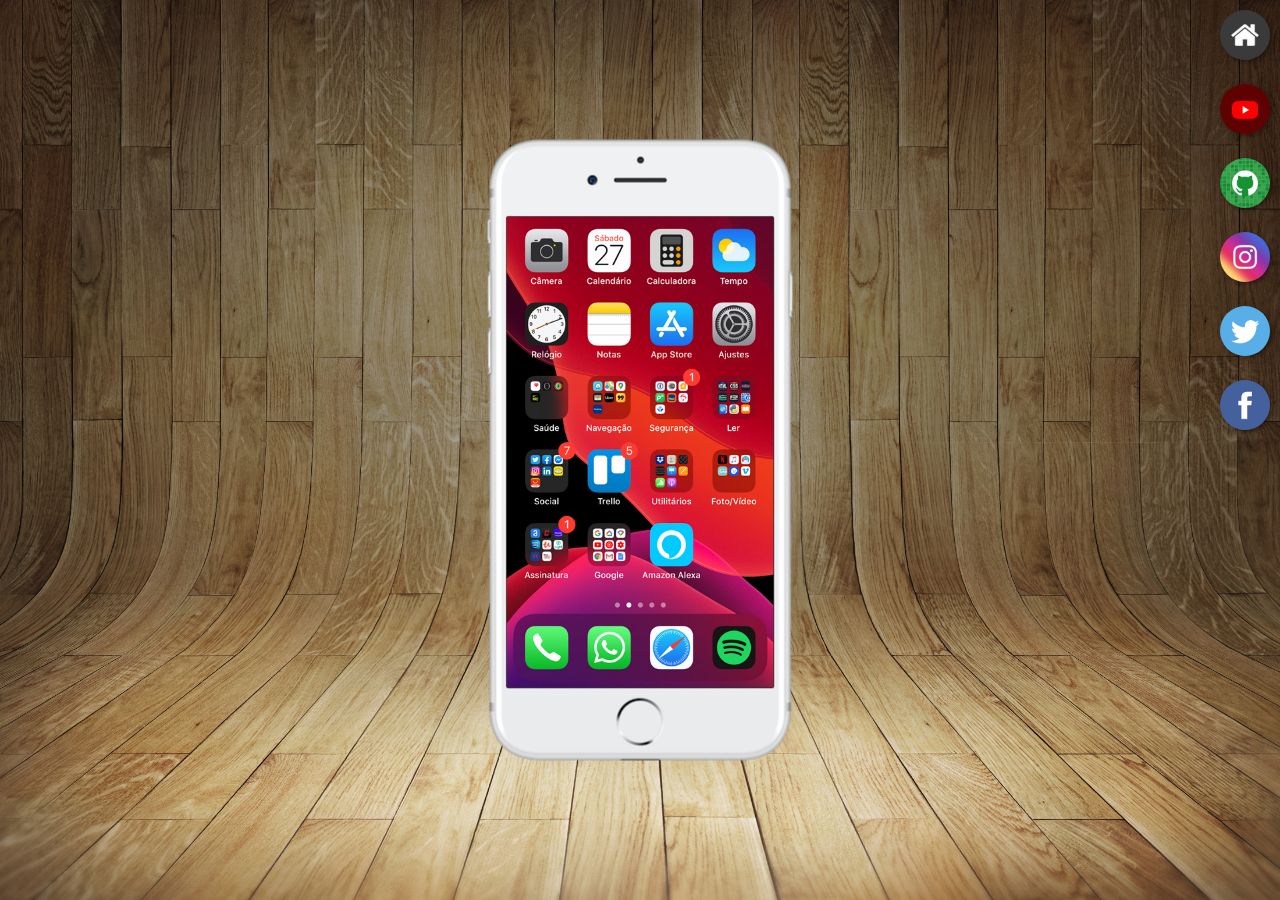
<file: index.html>
<!DOCTYPE html>
<html lang="pt-br">
<head>
    <meta charset="UTF-8">
    <meta name="viewport" content="width=device-width, initial-scale=1.0">
    <title>Projeto Redes Sociais</title>
    <link rel="stylesheet" href="estilos/style.css">
    <link rel="shortcut icon" href="favicon.ico" type="image/x-icon">
</head>
<body>
    <main>
        <section id="telefone">
            <iframe src="home.html" name="tela" id="tela" frameborder="0">
                seu navegador não é compatível com isso.
            </iframe>

        </section>

        <section id="redes-sociais">
            <a href="home.html" target="tela"><img src="imagens/logo-home.jpg" alt="Home"></a><br>
            <a href="youtube.html" target="tela"><img src="imagens/logo-youtube.jpg" alt="YouTube"></a><br>
            <a href="github.html" target="tela"><img src="imagens/logo-github.jpg" alt="GitHub"></a><br>
            <a href="instagram.html" target="tela"><img src="imagens/logo-instagram.jpg" alt="Instagram"></a><br>
            <a href="twitter.html" target="tela"><img src="imagens/logo-twitter.jpg" alt="Twitter"></a><br>            
            <a href="facebook.html" target="tela"><img src="imagens/logo-facebook.jpg" alt="Facebook"></a><br>

        </section>
    </main>
</body>
</html>
</file>
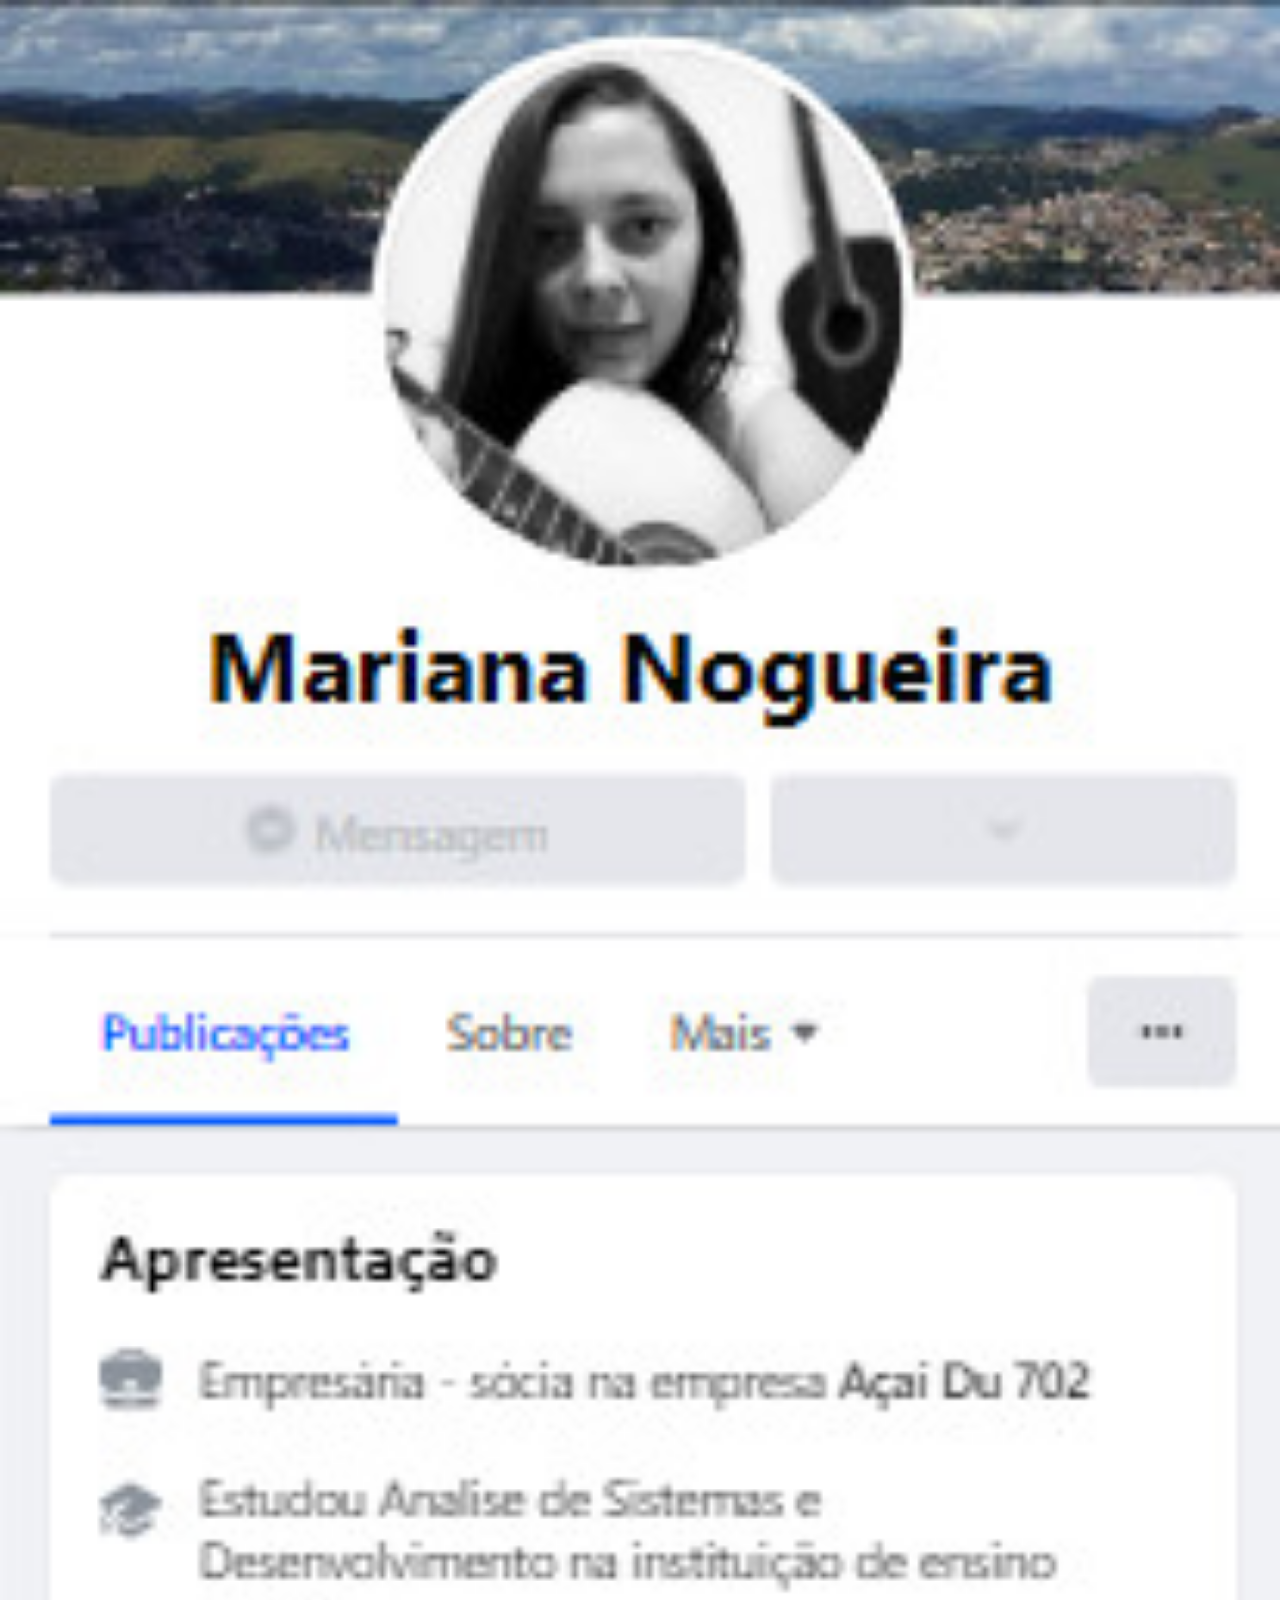
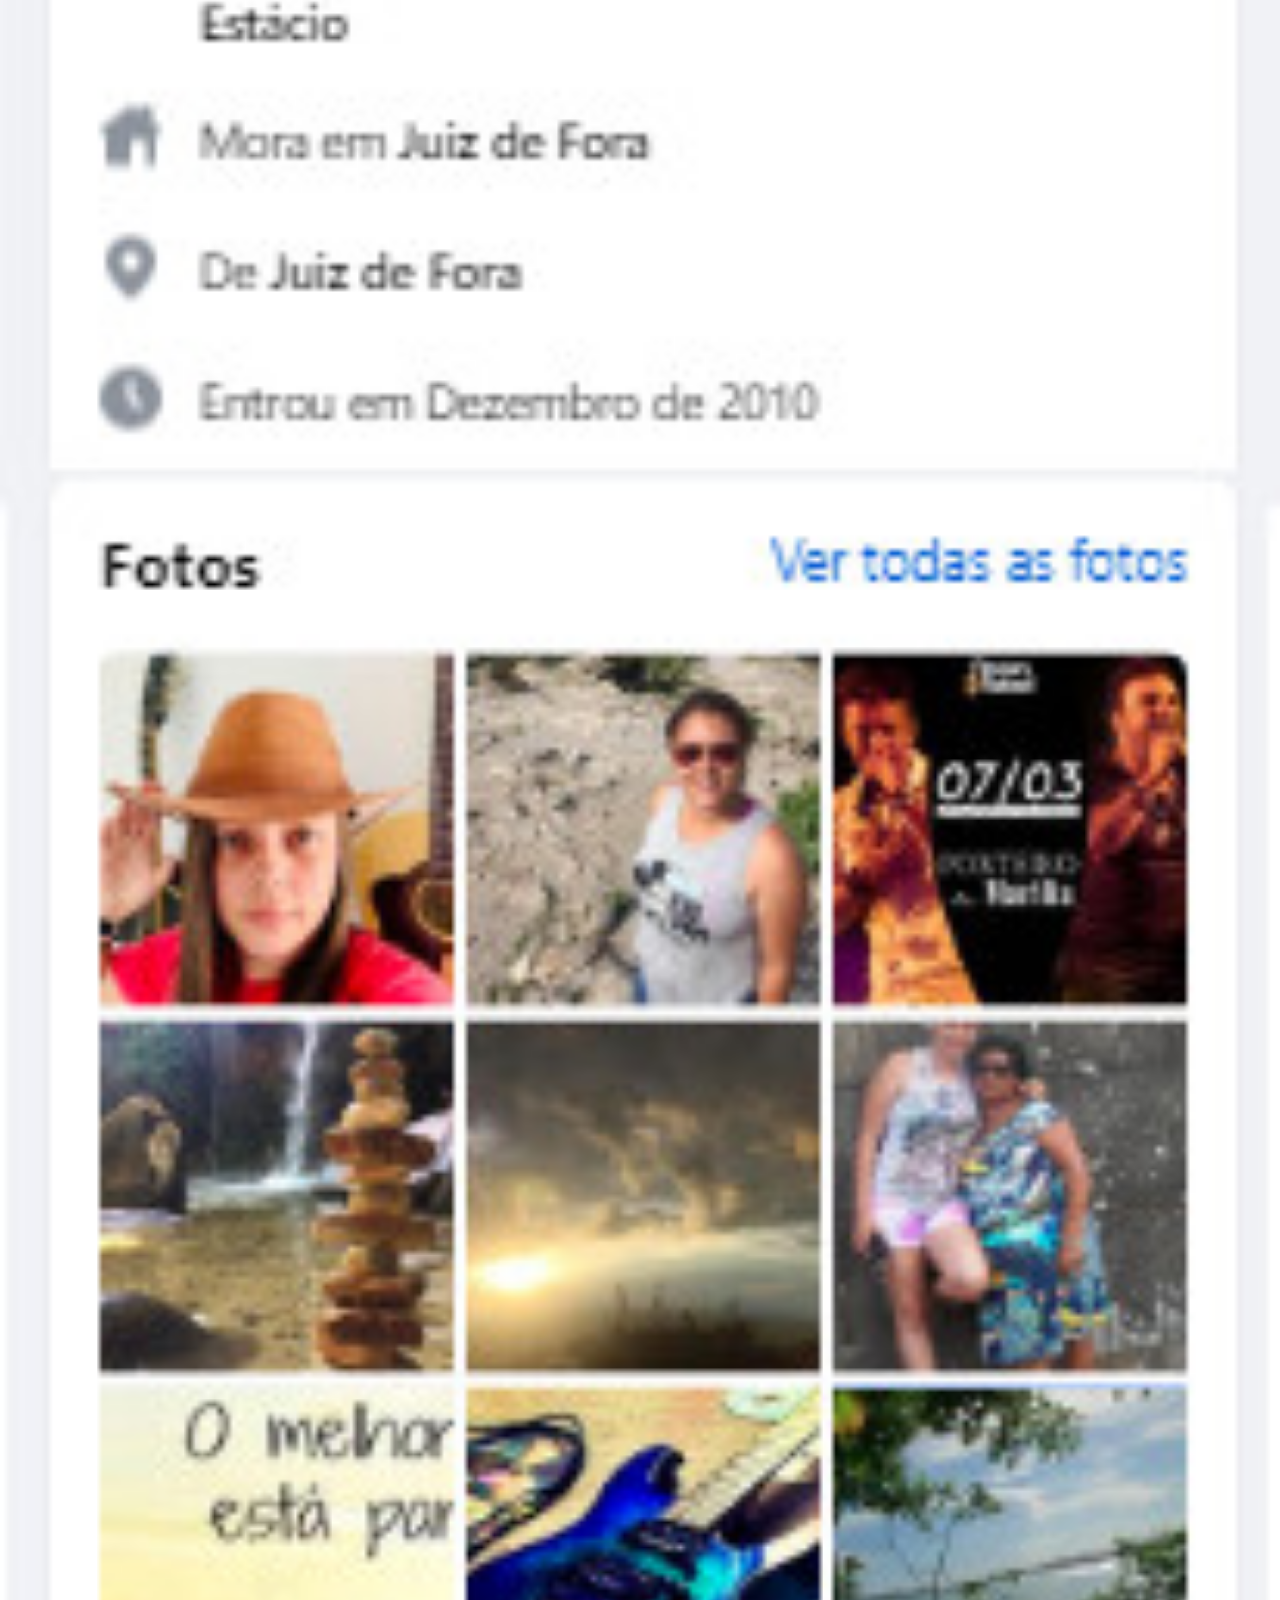
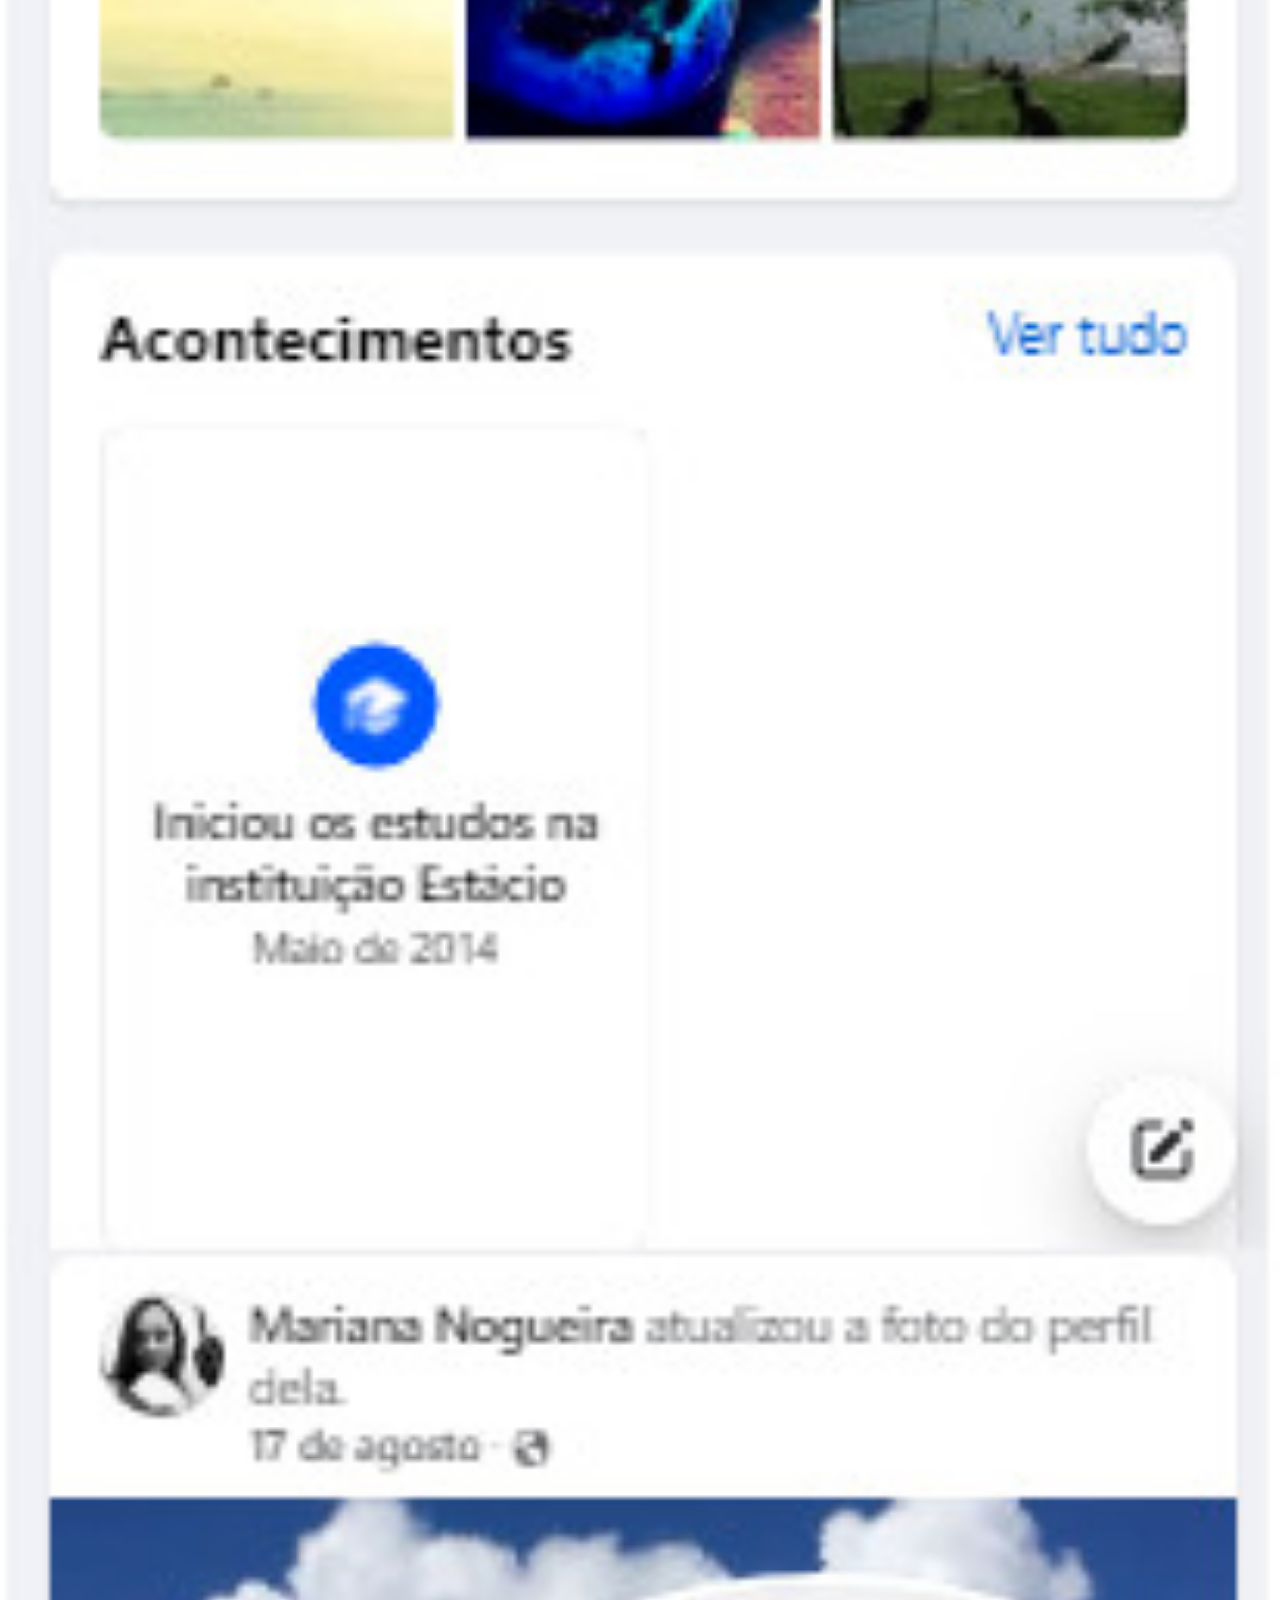
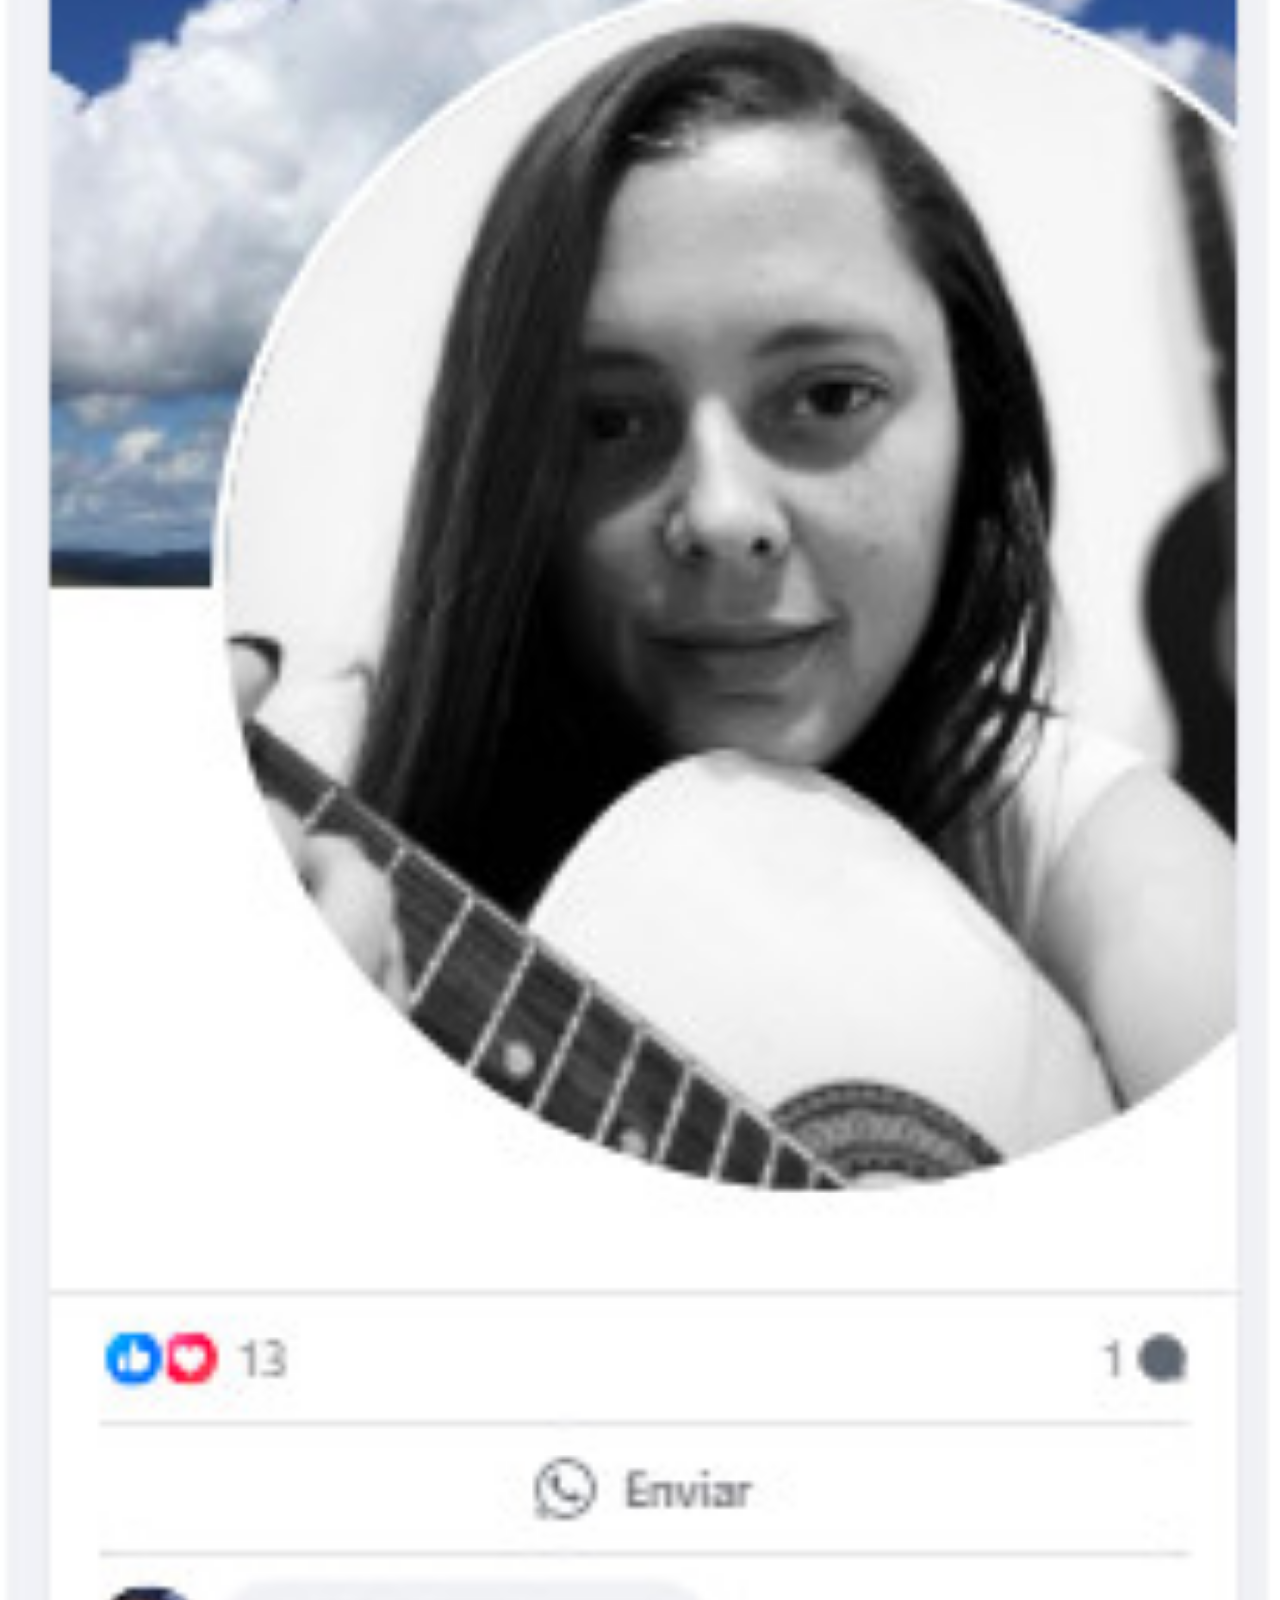
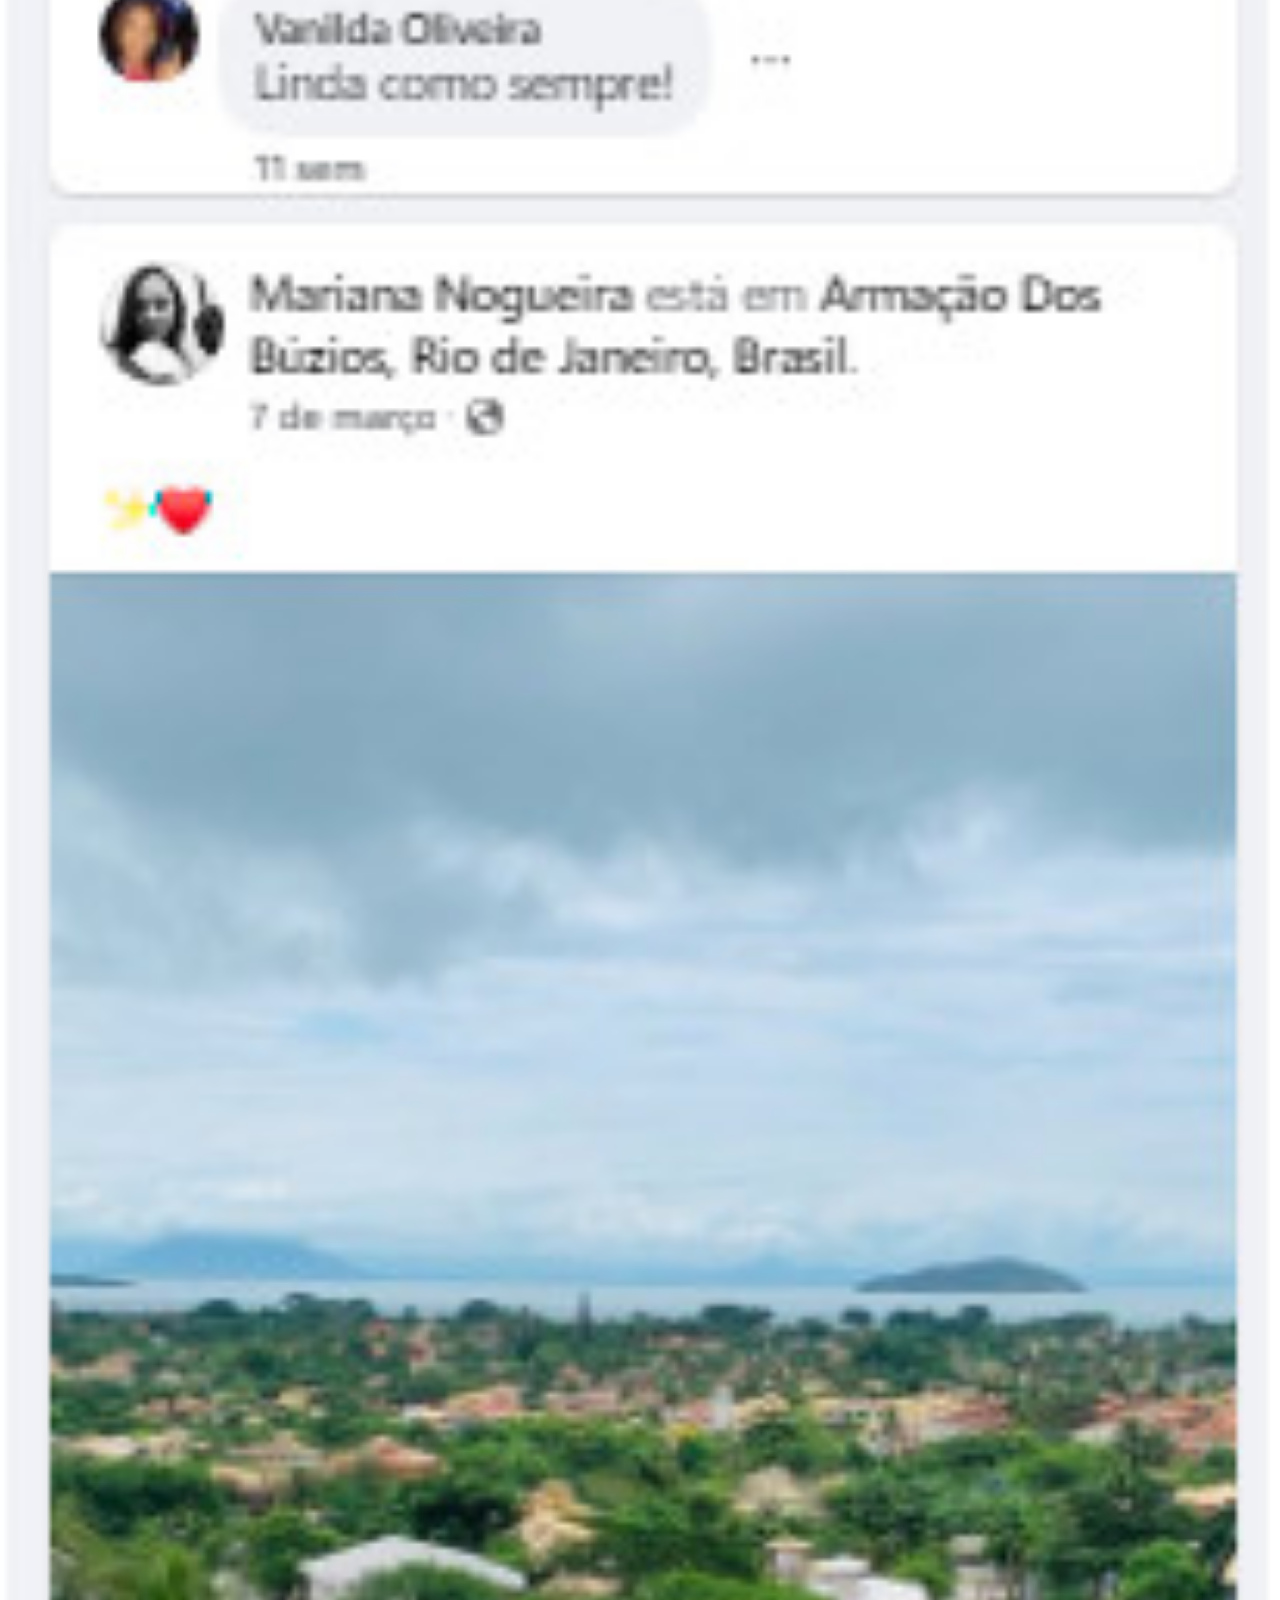
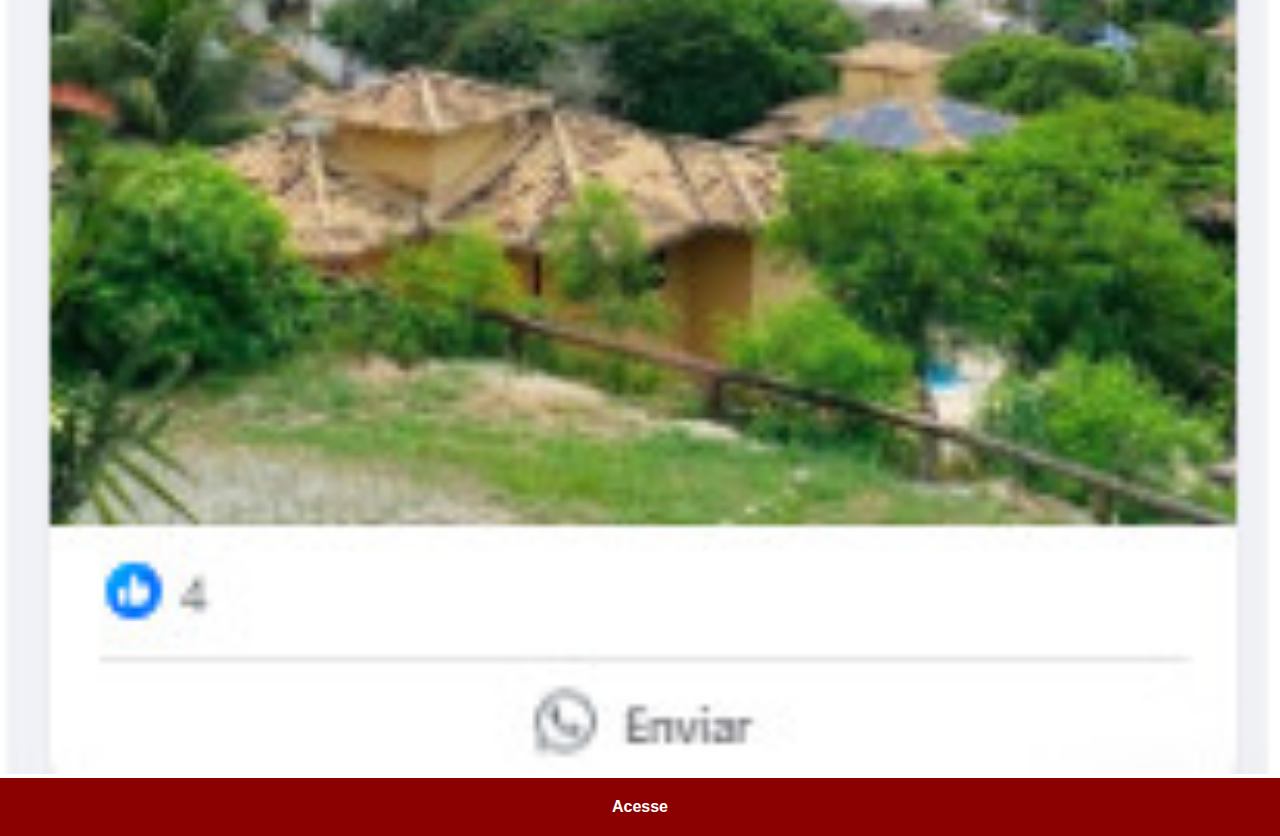
<file: facebook.html>
<!DOCTYPE html>
<html lang="pt-br">
<head>
    <meta charset="UTF-8">
    <meta name="viewport" content="width=device-width, initial-scale=1.0">
    <title>Facebook</title>
    <link rel="stylesheet" href="estilos/social.css">
</head>
<body>
    <img src="imagens/facebook.jpg" alt="Facebook">
    <a href="https://www.facebook.com/mary.nogueira.jf/" target="_blank">Acesse</a>
</body>
</html>
</file>
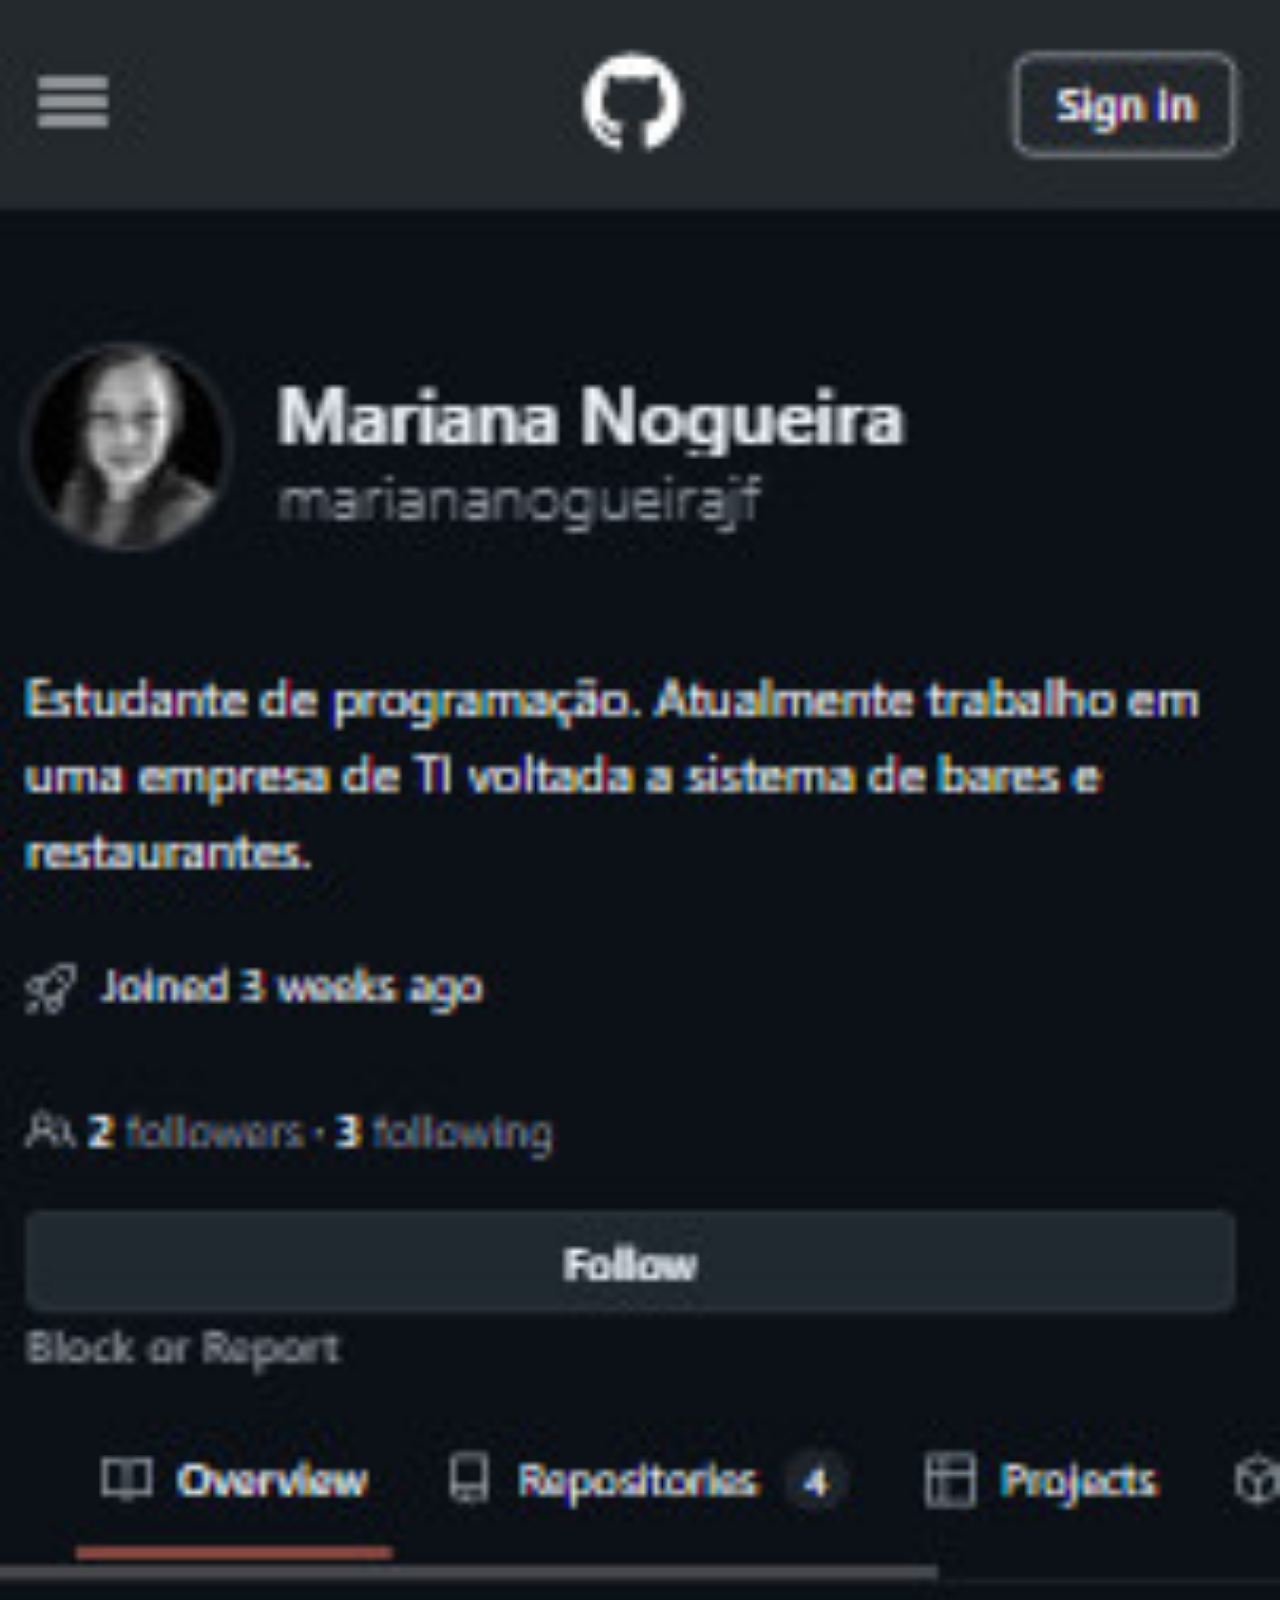
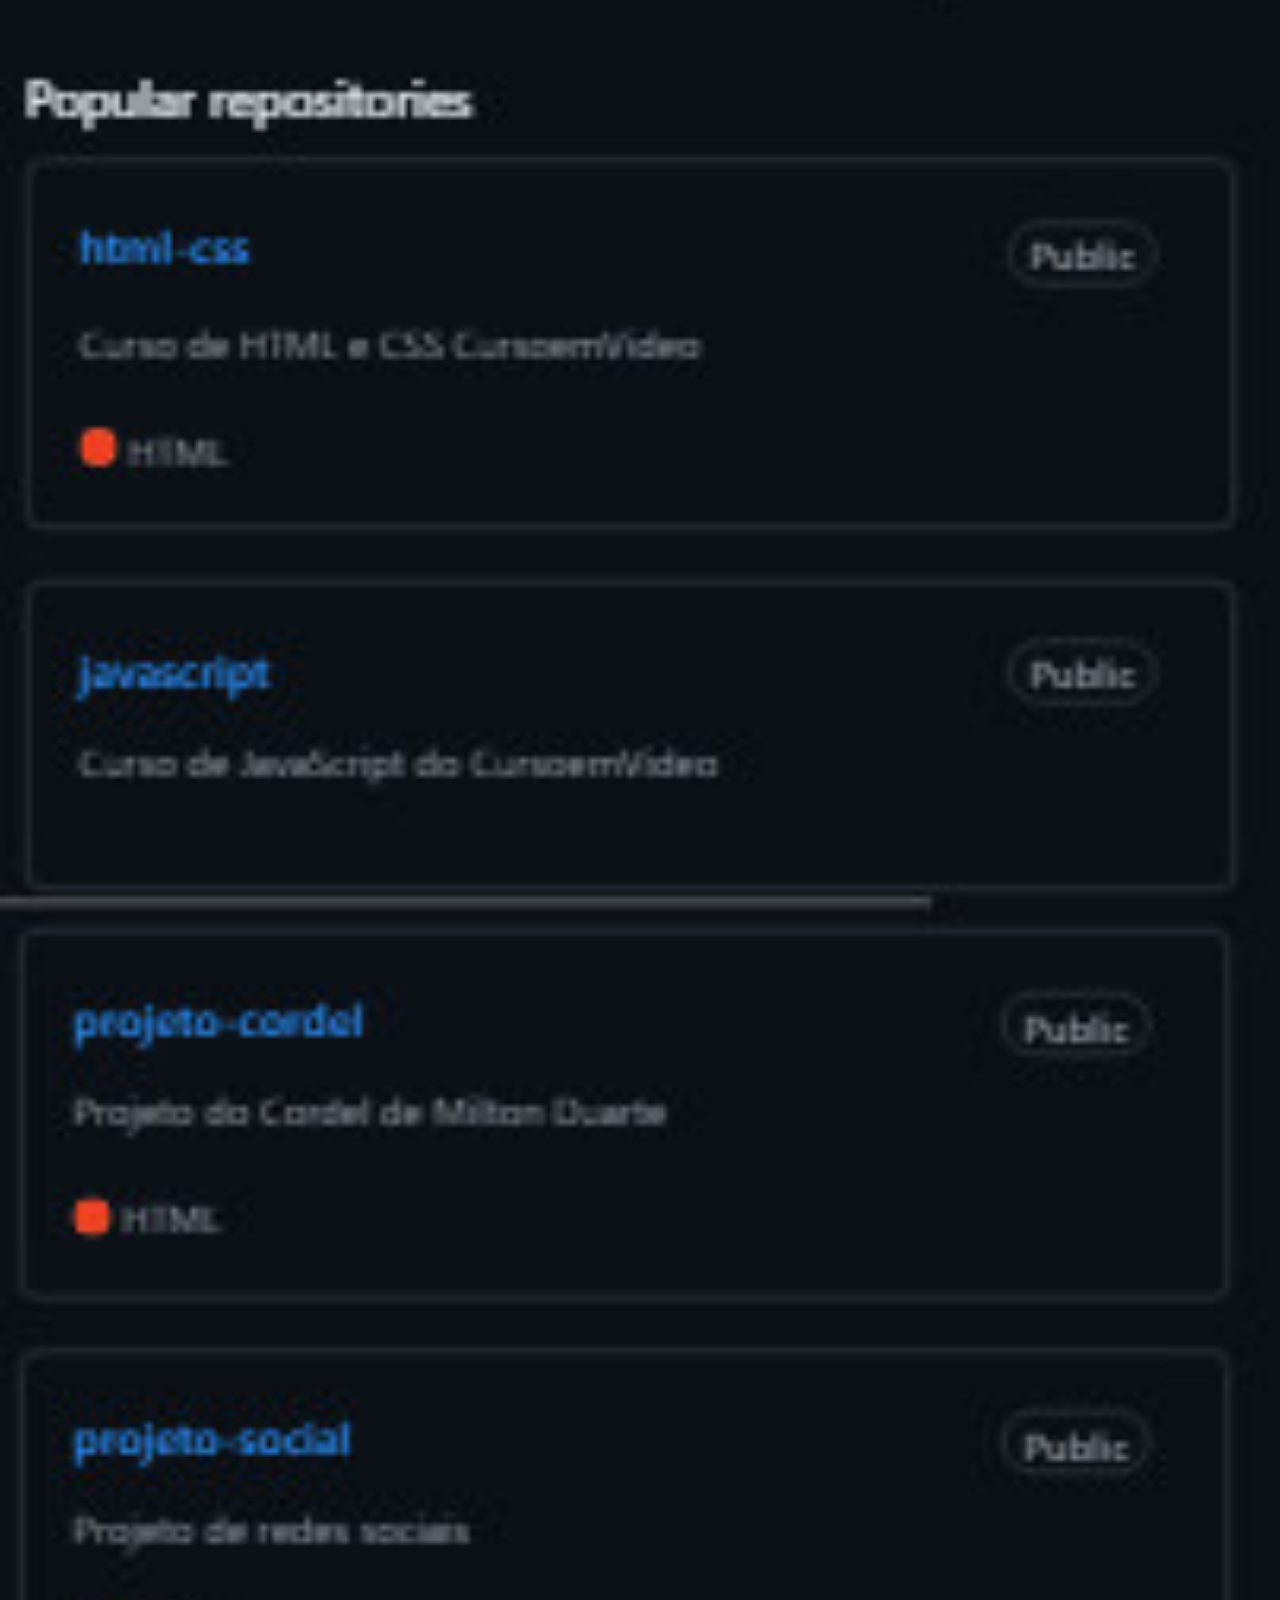
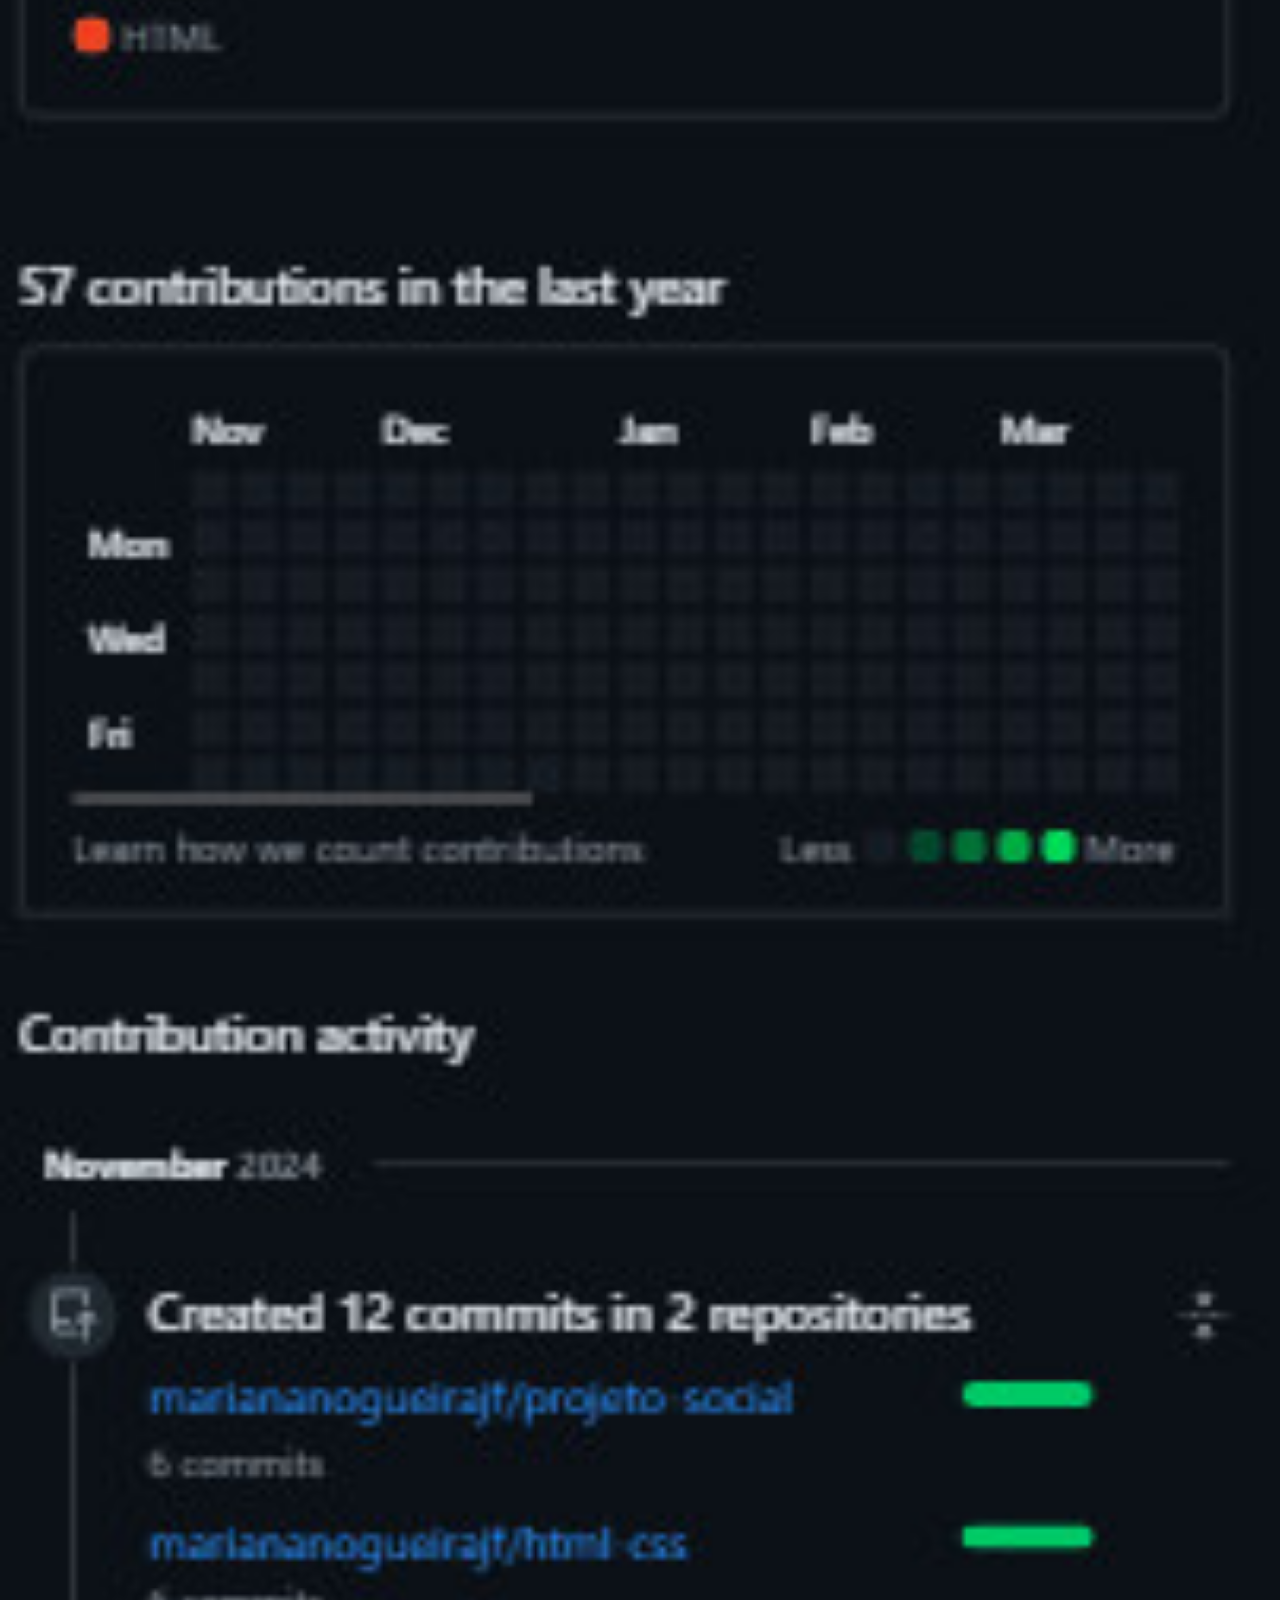
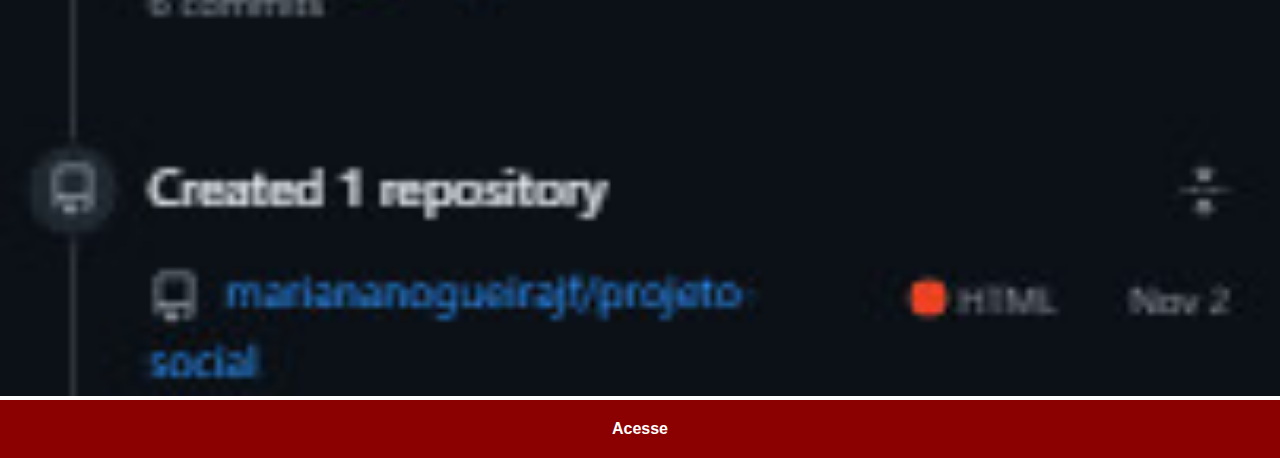
<file: github.html>
<!DOCTYPE html>
<html lang="pt-br">
<head>
    <meta charset="UTF-8">
    <meta name="viewport" content="width=device-width, initial-scale=1.0">
    <title>GitHub</title>
    <link rel="stylesheet" href="estilos/social.css">
</head>
<body>
    <img src="imagens/Github.jpg" alt="GitHub">
    <a href="https://github.com/mariananogueirajf" target="_blank">Acesse</a>
</body>
</html>
</file>
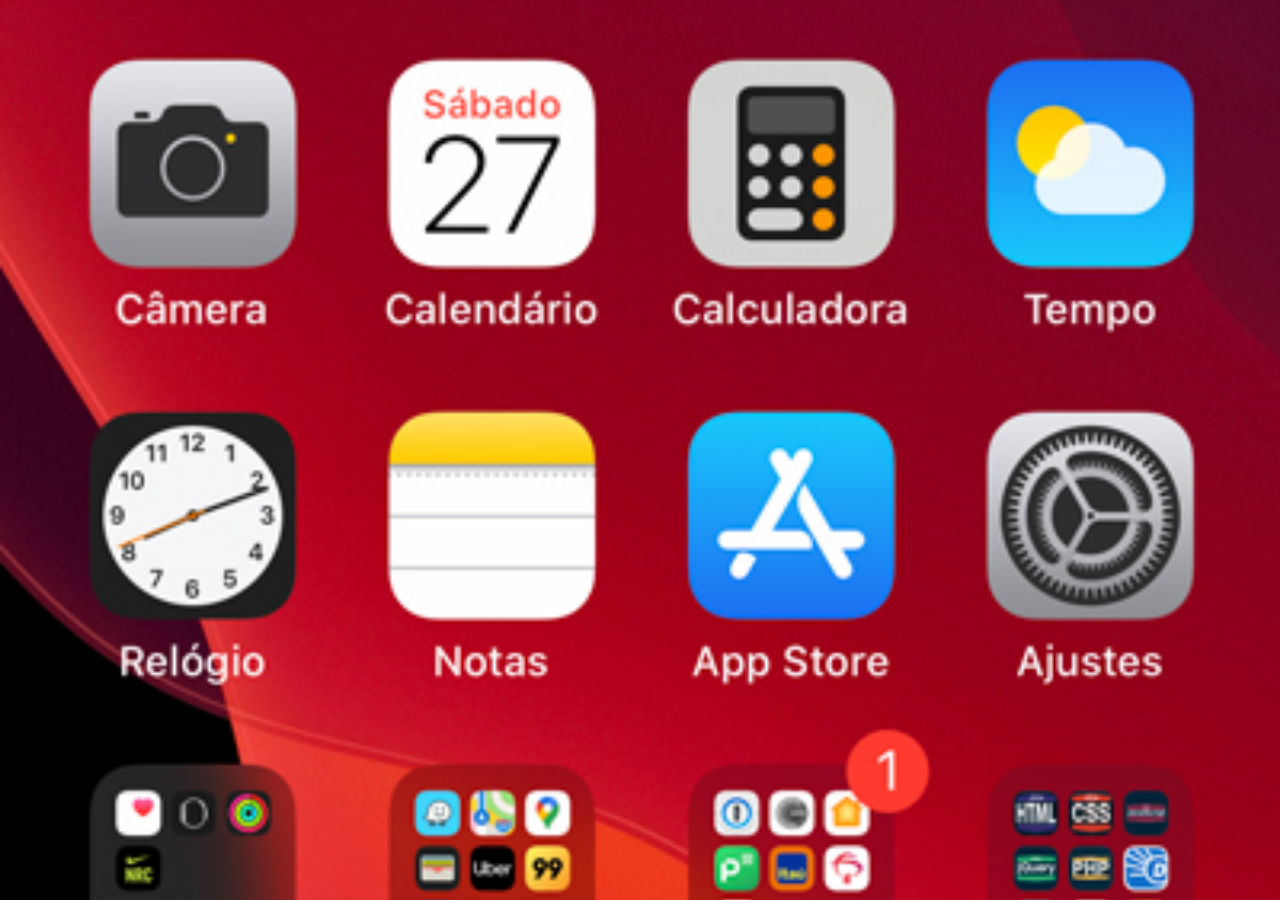
<file: home.html>
<!DOCTYPE html>
<html lang="pt-br">
<head>
    <meta charset="UTF-8">
    <meta name="viewport" content="width=device-width, initial-scale=1.0">
    <title>Home</title>
</head>
<style>
    * {
        margin: 0px;
        padding: 0px;
    }

    body {
        width: 100vw;
        height: 100vh;
        background: black url(imagens/tela-home.jpg) no-repeat top center;
        background-size: cover;
    }
</style>
<body>
    
</body>
</html>
</file>
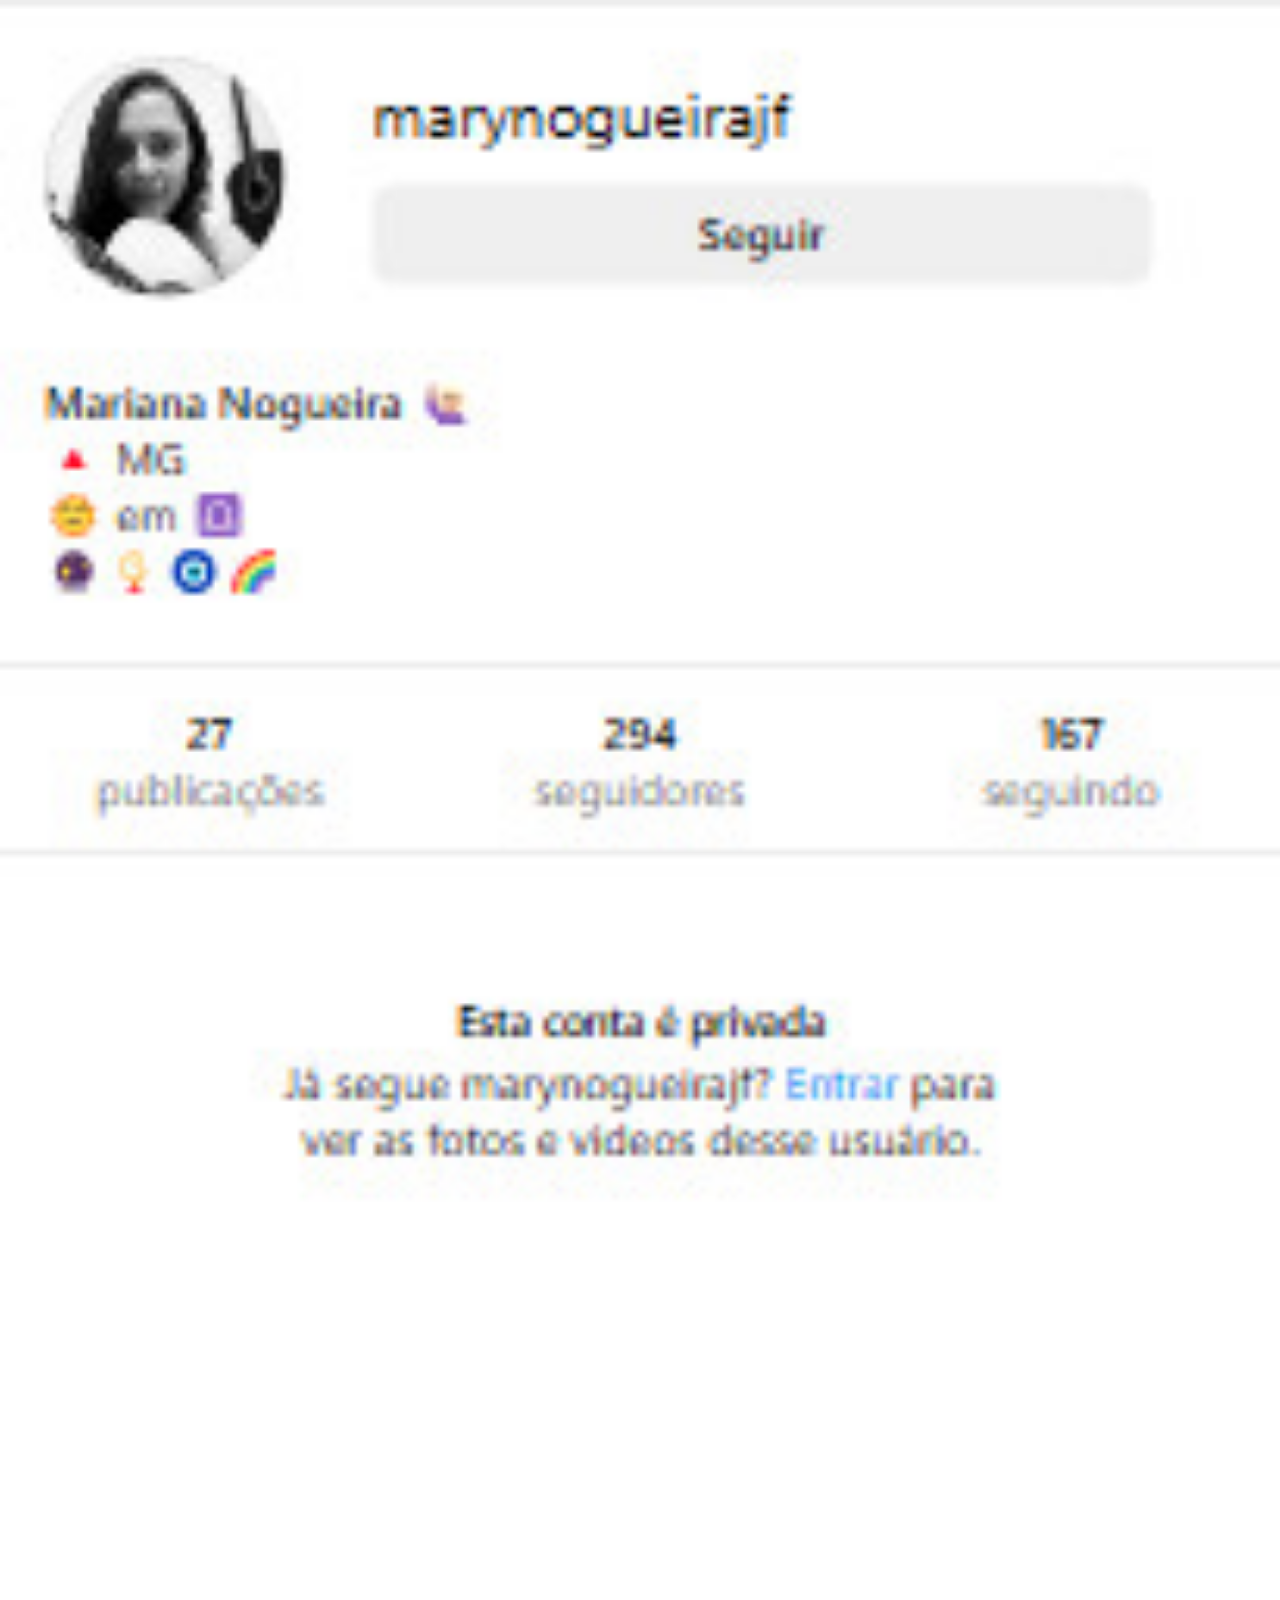
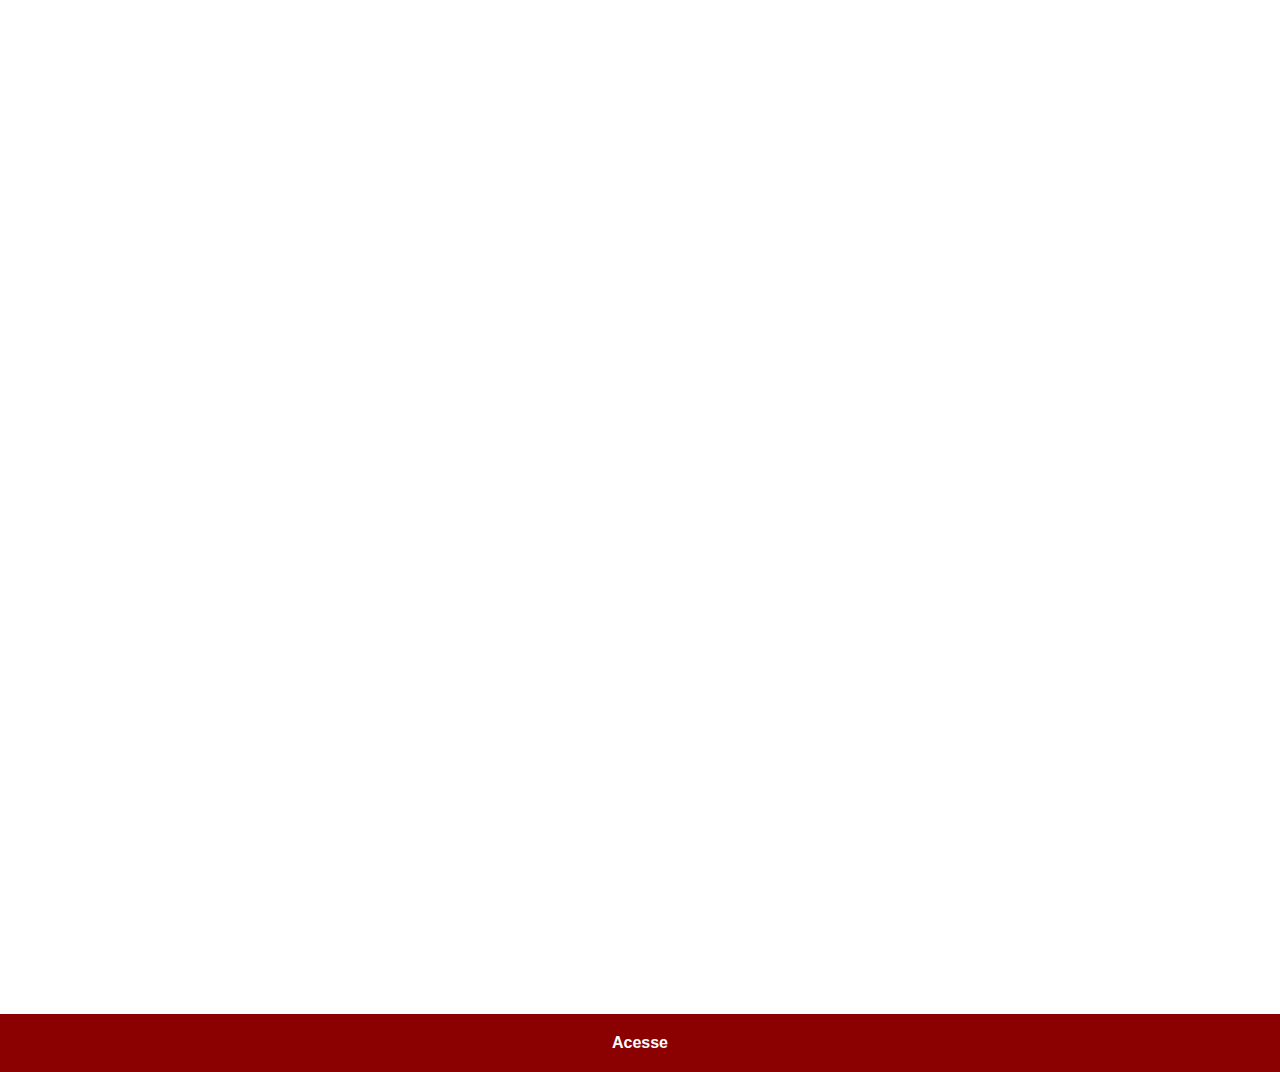
<file: instagram.html>
<!DOCTYPE html>
<html lang="pt-br">
<head>
    <meta charset="UTF-8">
    <meta name="viewport" content="width=device-width, initial-scale=1.0">
    <title>Instagram</title>
    <link rel="stylesheet" href="estilos/social.css">
</head>
<body>
    <img src="imagens/instagram.jpg" alt="Instagram">
    <a href="https://www.instagram.com/marynogueirajf" target="_blank">Acesse</a>
</body>
</html>
</file>
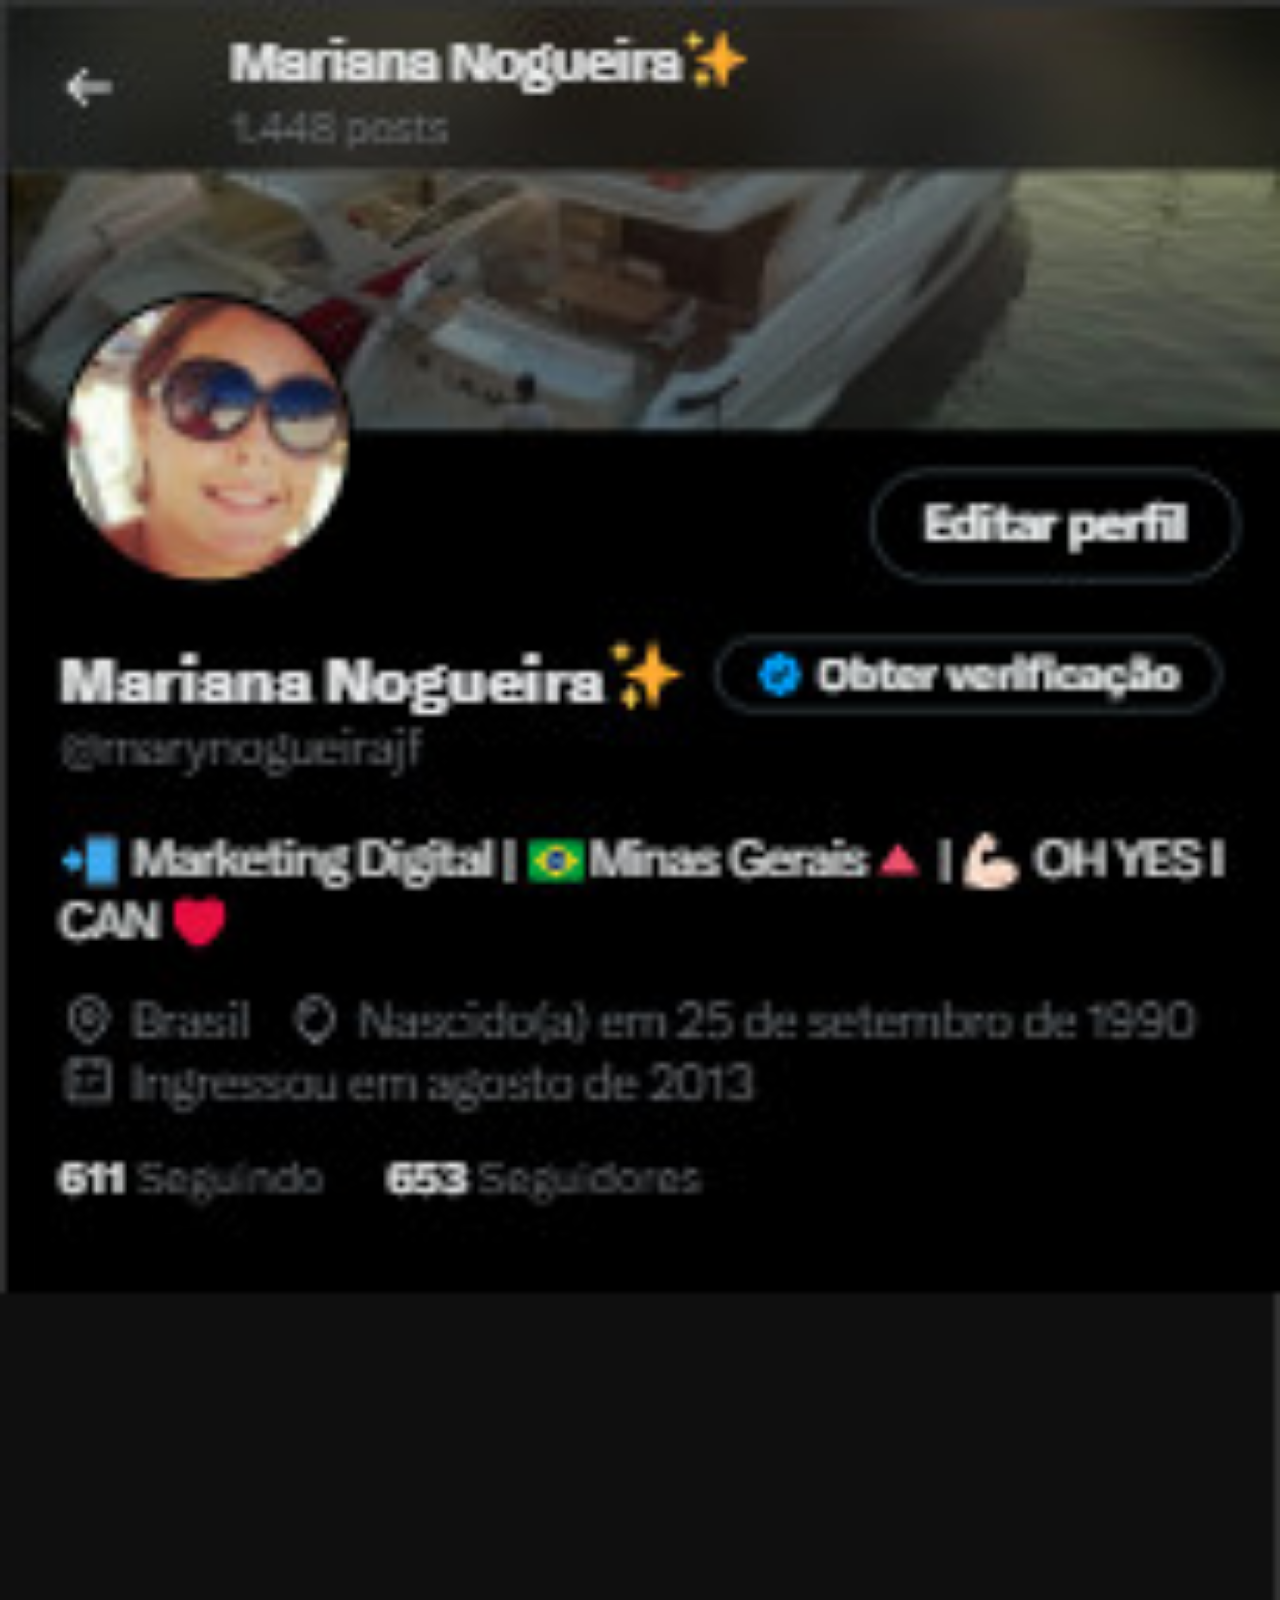
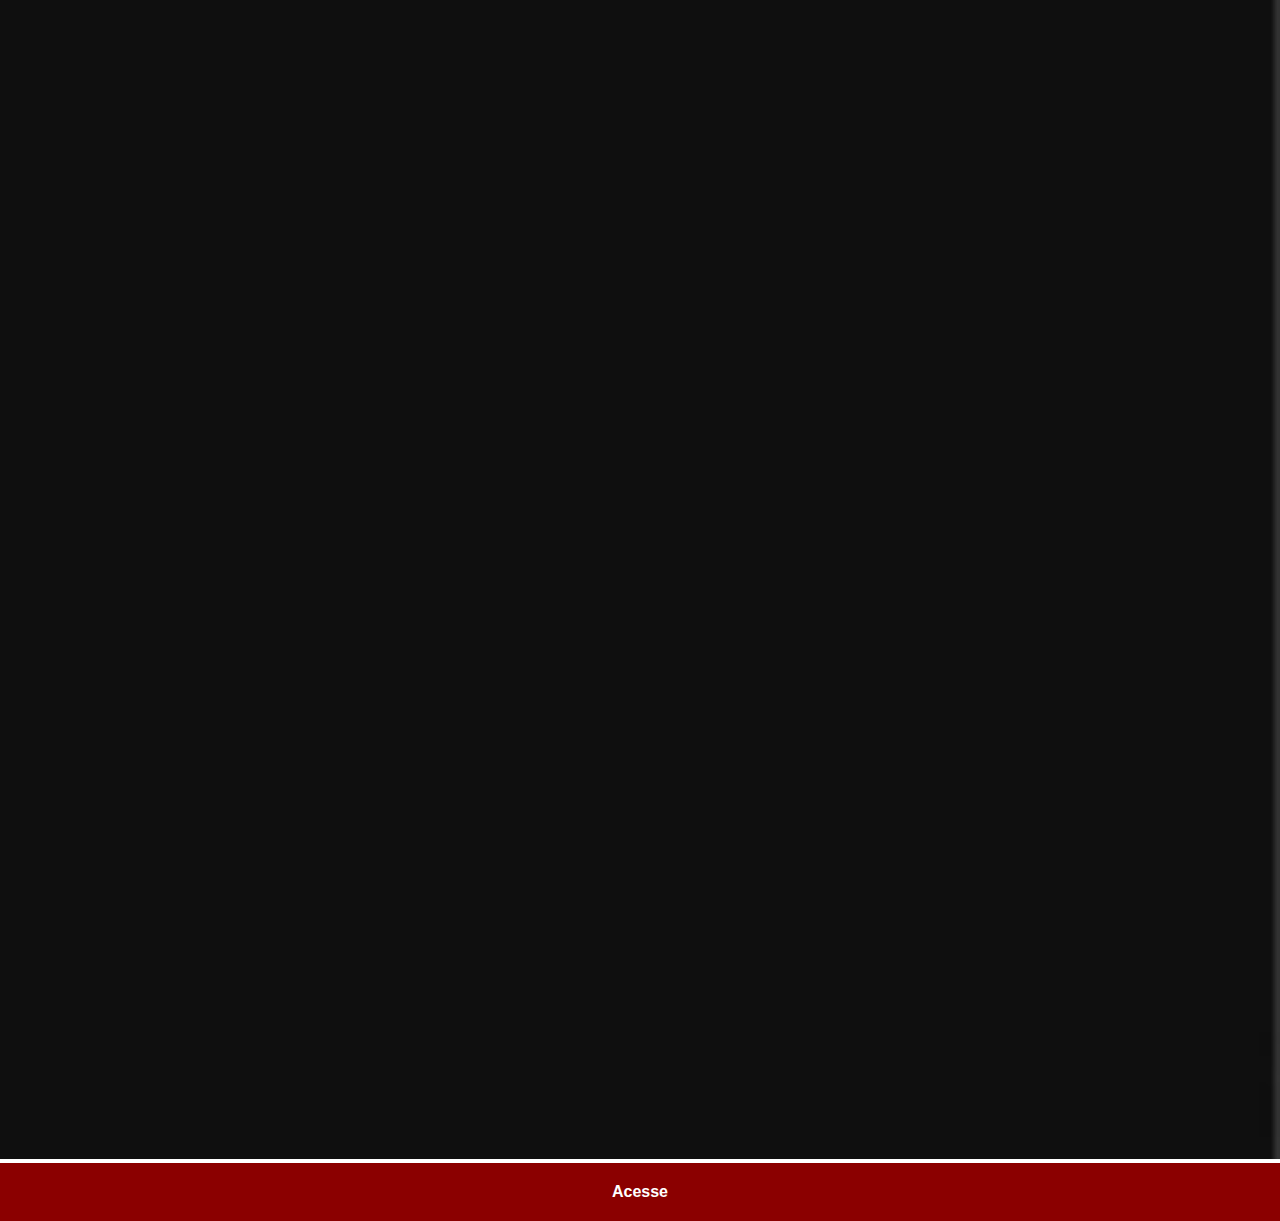
<file: twitter.html>
<!DOCTYPE html>
<html lang="pt-br">
<head>
    <meta charset="UTF-8">
    <meta name="viewport" content="width=device-width, initial-scale=1.0">
    <title>Twitter</title>
    <link rel="stylesheet" href="estilos/social.css">
</head>
<body>
    <img src="imagens/twitter.jpg" alt="Twitter">
    <a href="https://x.com/marynogueirajf" target="_blank">Acesse</a>
</body>
</html>
</file>
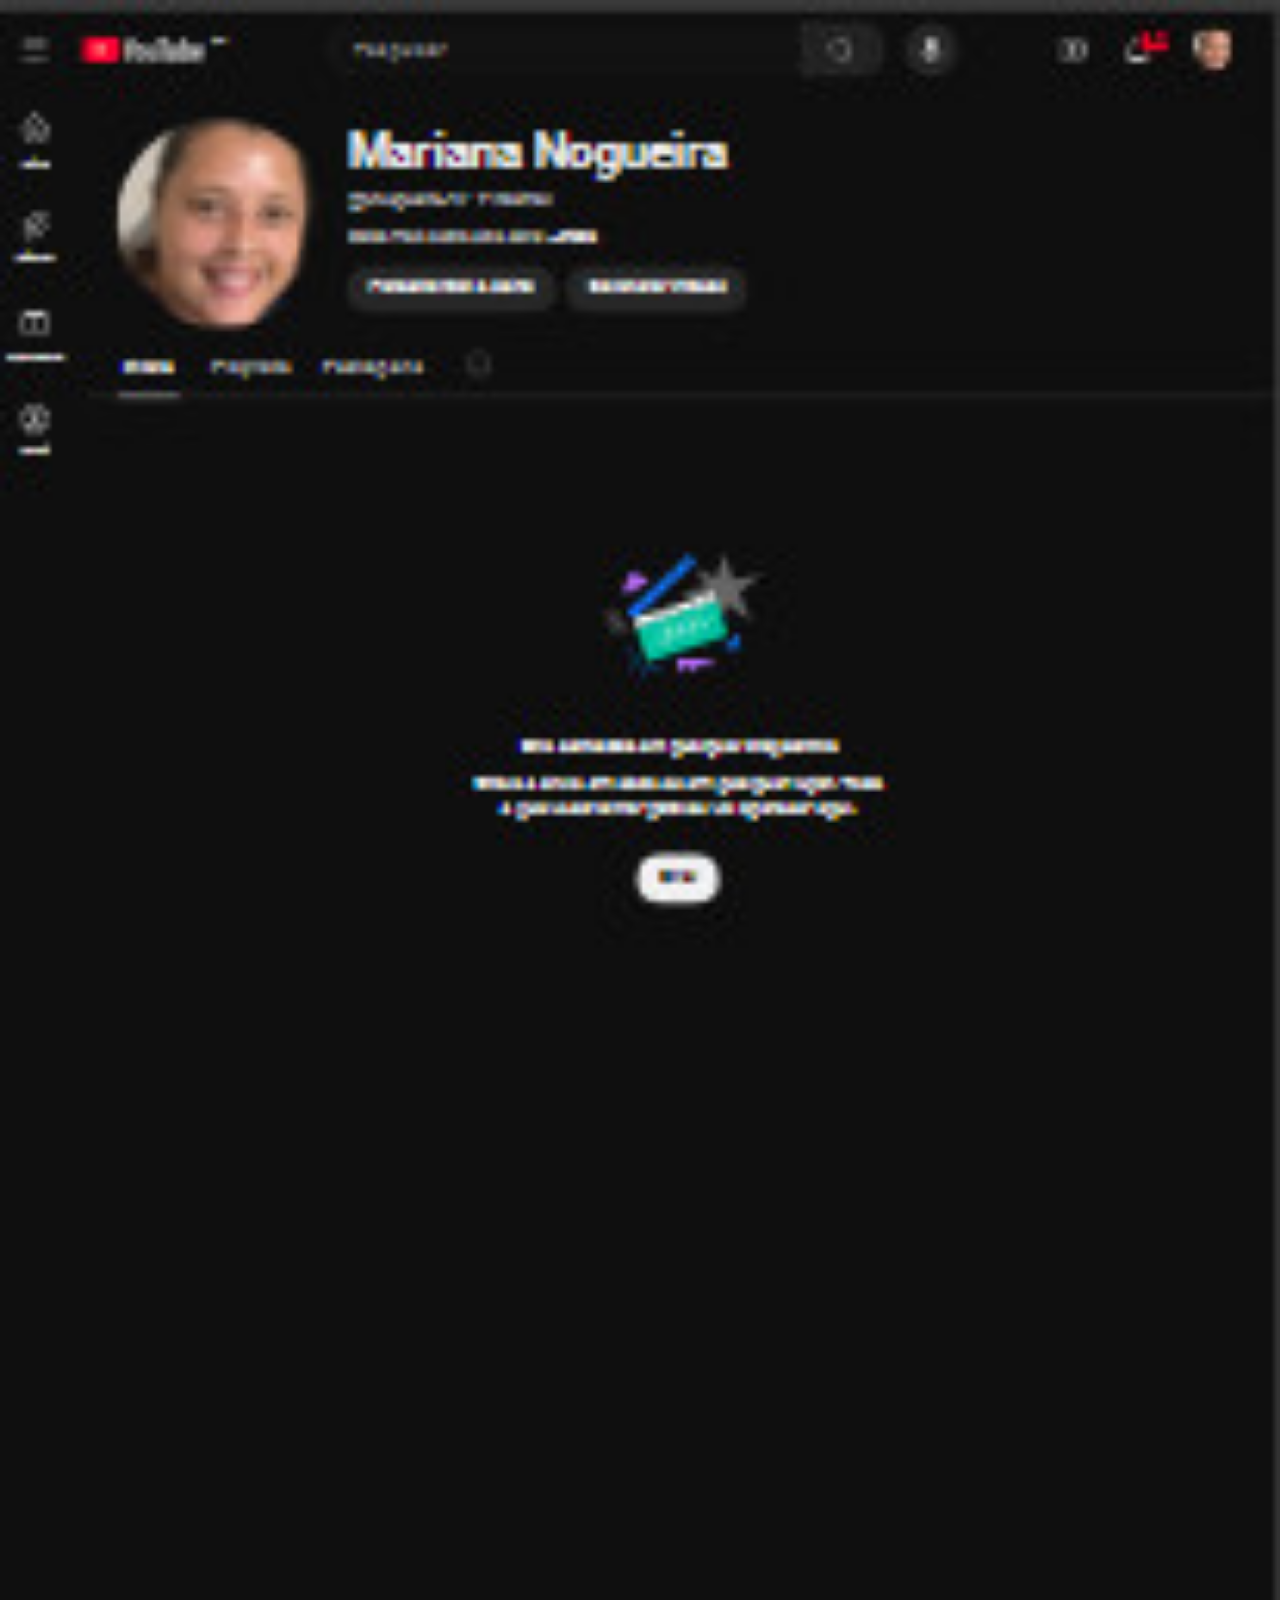
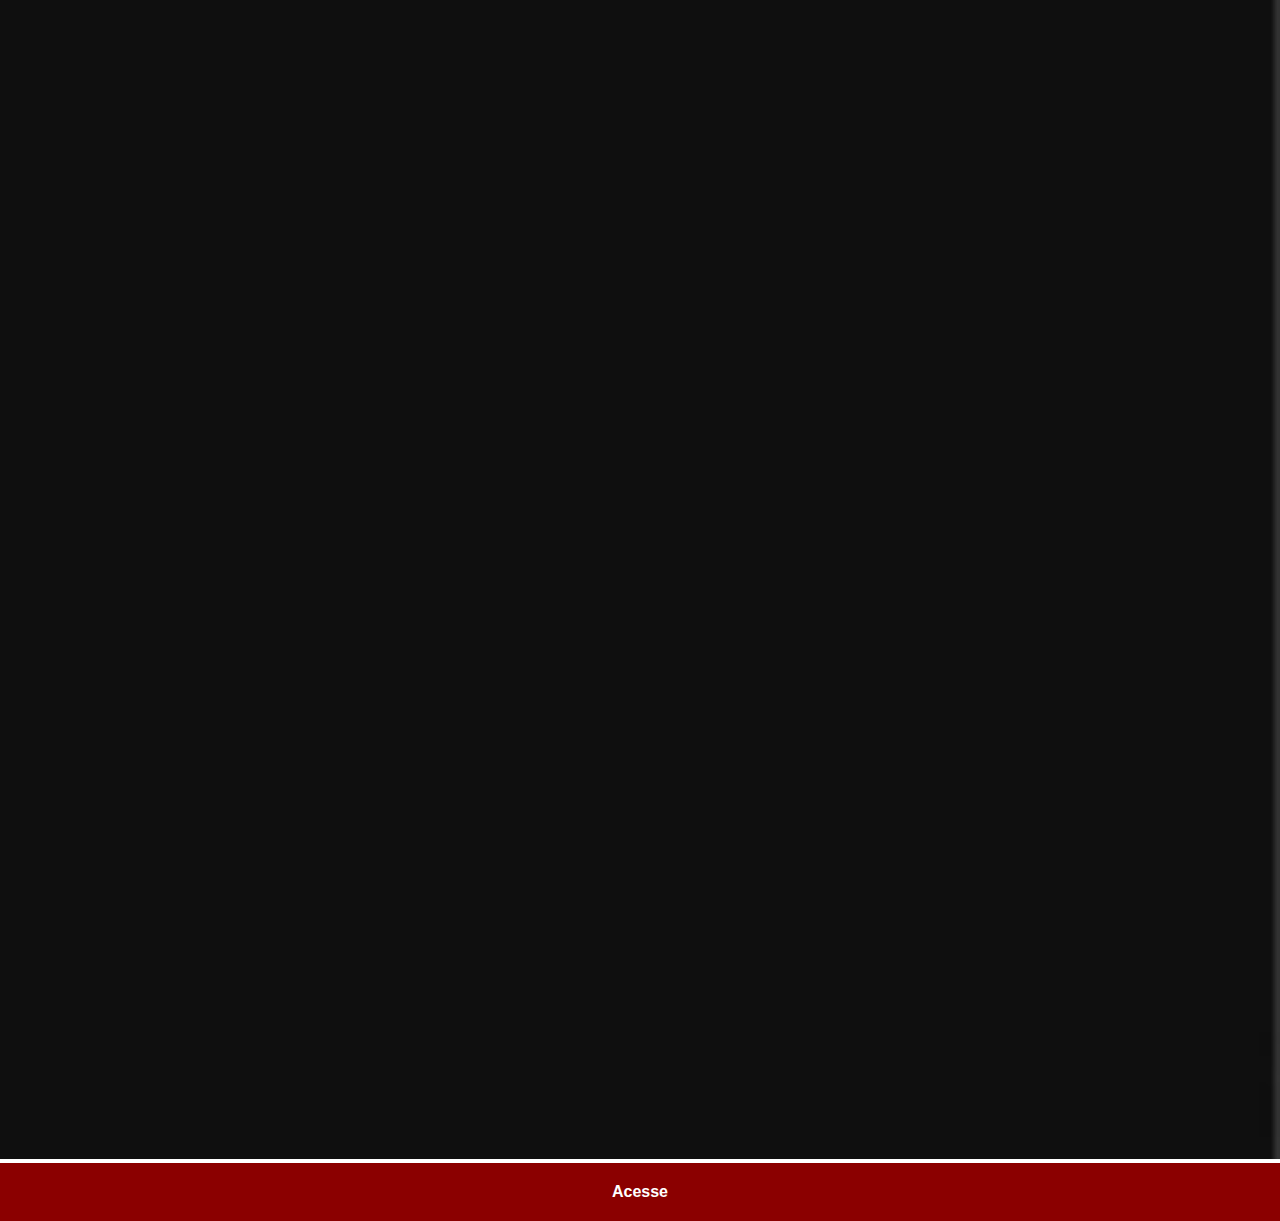
<file: youtube.html>
<!DOCTYPE html>
<html lang="pt-br">
<head>
    <meta charset="UTF-8">
    <meta name="viewport" content="width=device-width, initial-scale=1.0">
    <title>Youtube</title>
    <link rel="stylesheet" href="estilos/social.css">
</head>
<body>
    <img src="imagens/youtube.jpg" alt="YouTube">
    <a href="https://www.youtube.com/@MNogueira_12" target="_blank">Acesse</a>
</body>
</html>
</file>
<file: estilos/style.css>
@charset "UTF-8";

*{
    margin: 0px;
    padding: 0px;
    font-family: Arial, Helvetica, sans-serif;
}

html, body {
    height: 100vh;
    width: 100vw;
    background-color: black;
}

body {
    background: url('../imagens/fundo-madeira.jpg') no-repeat top center;
    background-size: cover;
    background-attachment: fixed;
}

main {
    position: relative;
    height: 100vh;
}

section#telefone {
    position: absolute;
    top: 50%;
    left: 50%;
    transform: translate(-50%, -50%);

    height: 627px;
    width: 311px;
    background: url('../imagens/frame-iphone.png') no-repeat;
}

iframe#tela {
    position: relative;
    top: 80px;
    left: 22px;
    width: 267px;
    height: 471px;
}

section#redes-sociais {
    text-align: right;
}

section#redes-sociais img {
    width: 50px;
    margin: 10px;
    border-radius: 50%;
    box-shadow: 2px 2px 5px rgba(0, 0, 0, 0.400);
    box-sizing: border-box;
}

section#redes-sociais img:hover {
    border: 2px solid rgba(255, 255, 255, 0.637);
    transform: translate(-3px, -3px);
    box-shadow: 5px 5px 10px rgba(0, 0, 0, 0.600);
    transition: transform 0.4s;
}

::-webkit-scrollbar {
    width: 0px;
    height: 0px;
}
</file>
<file: estilos/social.css>
@charset "UTF-8";

*{
    margin: 0px;
    padding: 0px;
    font-family: Arial, Helvetica, sans-serif;
}

::-webkit-scrollbar {
    width: 0px;
    height: 0px;
}

img {
    width: 100vw;
    
}

a {
    display: block;
    background-color: darkred;
    color: white;
    padding: 20px;
    text-align: center;
    font-weight: bolder;
    text-decoration: none;
}

a:hover {
    background-color: red;
}
</file>
